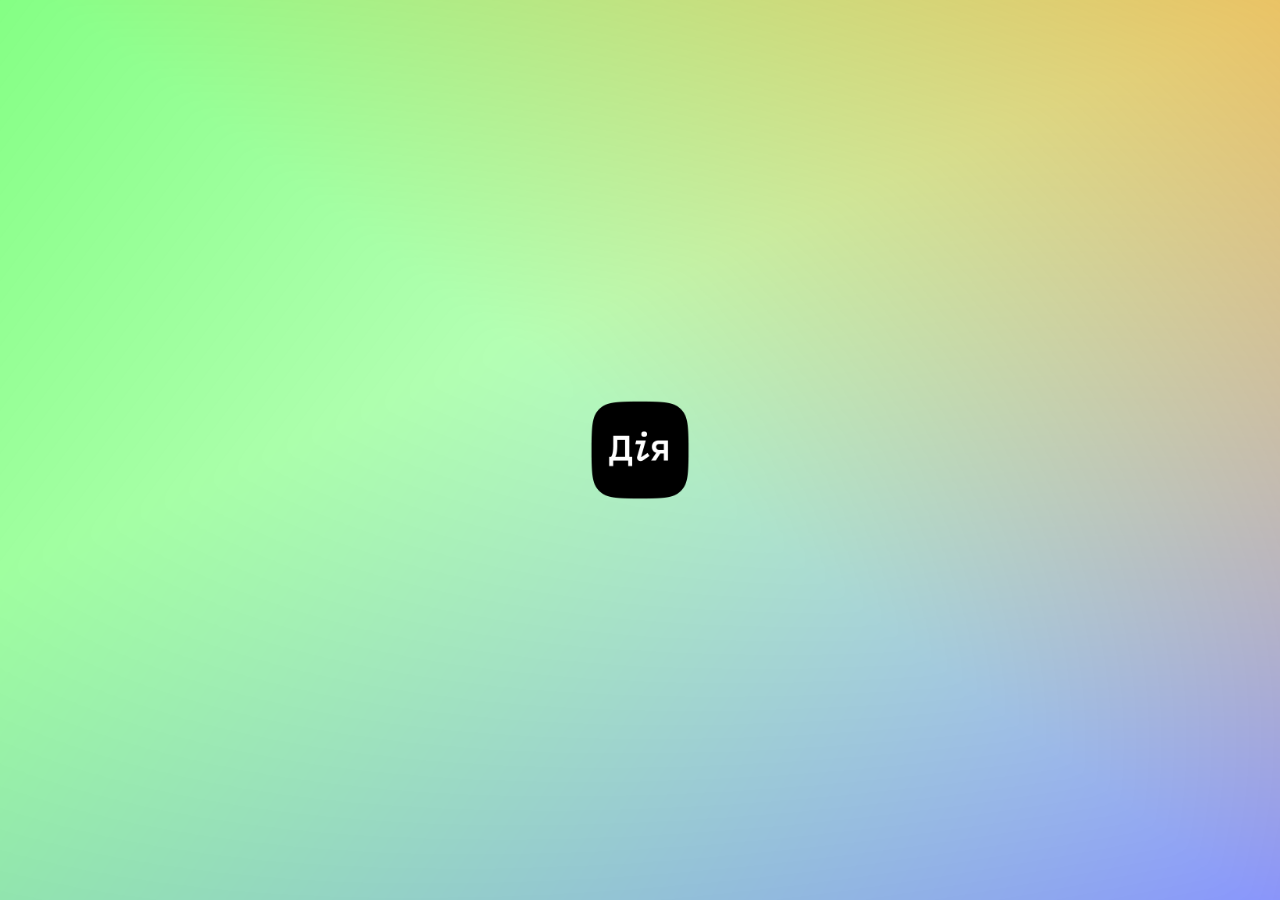
<file: diia/index.html>
<!DOCTYPE html>
<html lang='en'>

<head>
	<meta charset='UTF-8'>
	<meta name='viewport' content='width=device-width, initial-scale=1.0'>
	<meta http-equiv='X-UA-Compatible' content='ie=edge'>
	<title>Document</title>
	<link rel='stylesheet' href='reset.css'>
	<link rel='stylesheet' href='style.css'>
</head>

<body>
	<div class="first-screen">
		<div class="website-loader"></div>
		<img class="diya-img" src="images/diya.png" alt="#">
	</div>
	<div class="second-screen">
		<h2>Код для входу</h2>
		<div class="point-massive">
			<div id="point-1" class="point"></div>
			<div id="point-2" class="point"></div>
			<div id="point-3" class="point"></div>
			<div id="point-4" class="point"></div>
		</div>
		<div class="password-container">
			<div class="password" id="password-1">
				<p>1</p>
			</div>
			<div class="password" id="password-2">
				<p>2</p>
			</div>
			<div class="password" id="password-3">
				<p>3</p>
			</div>
			<div class="password" id="password-4">
				<p>4</p>
			</div>
			<div class="password" id="password-5">
				<p>5</p>
			</div>
			<div class="password" id="password-6">
				<p>6</p>
			</div>
			<div class="password" id="password-7">
				<p>7</p>
			</div>
			<div class="password" id="password-8">
				<p>8</p>
			</div>
			<div class="password" id="password-9">
				<p>9</p>
			</div>
			<div id="password-none"></div>
			<div class="password" id="password-0">
				<p>0</p>
			</div>
			<div id="clear" class="clear"></div>

		</div>
		<h3 class="password-forgot">Не пам'ятаю паролю для входу</h3>
		<h4 id="error">Невірний пароль</h4>
	</div>

	<script src='https://ajax.googleapis.com/ajax/libs/jquery/3.4.1/jquery.min.js'></script>
	<script src='main.js'></script>
</body>

</html>
</file>
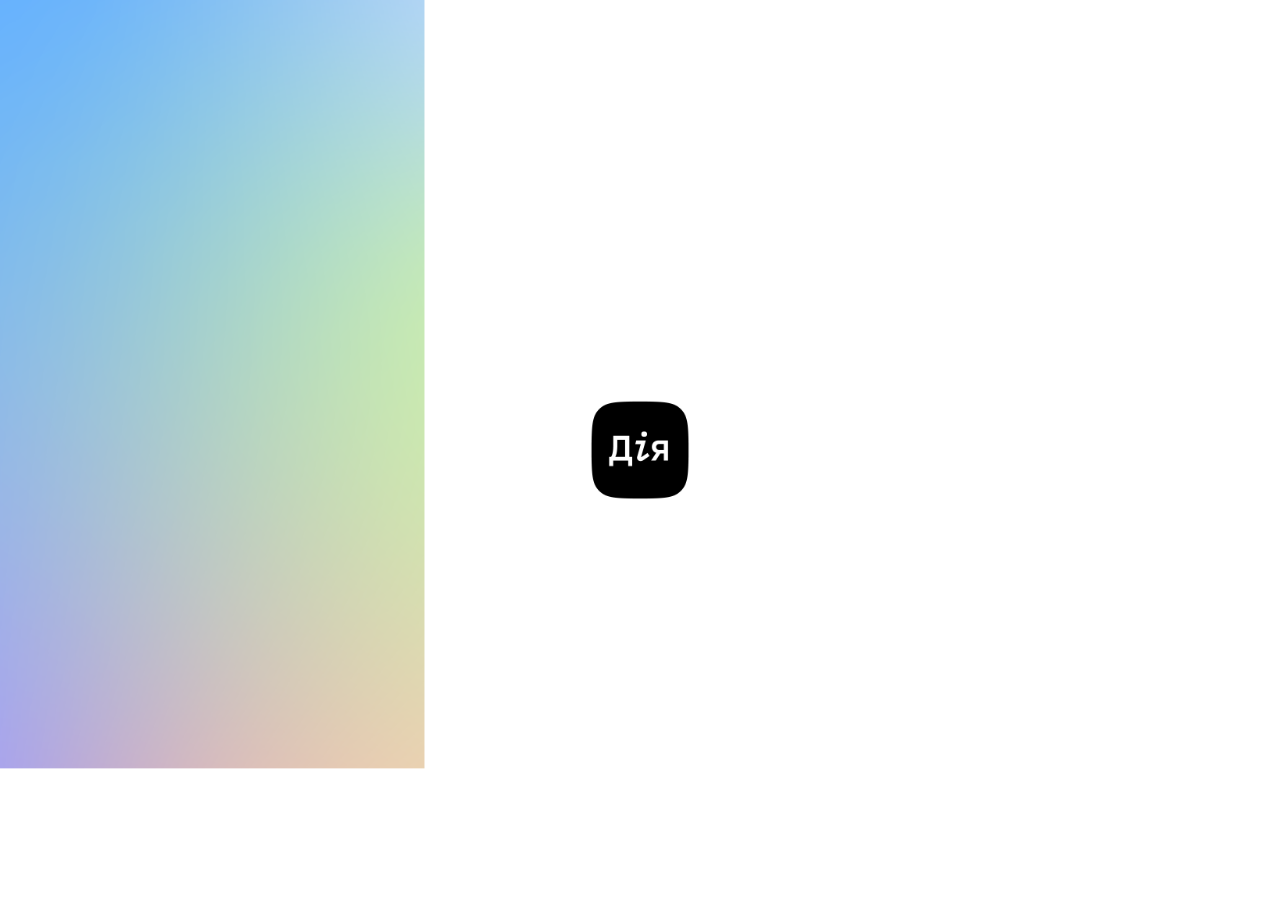
<file: diia/src/index.html>
<!DOCTYPE html>
<html lang='uk'>

<head>
	<meta charset='UTF-8'>
	<meta name='viewport' content='width=device-width, initial-scale=1.0'>
	<meta http-equiv='X-UA-Compatible' content='ie=edge'>
	<title>Дія</title>
	<!-- <link rel="stylesheet" type="text/css" href="//cdn.jsdelivr.net/npm/slick-carousel@1.8.1/slick/slick.css" /> -->
	<link rel='stylesheet' href='reset.css'>
	<link rel='stylesheet' href='style.min.css'>
</head>

<body>
	<div class="forward-screen">
		<div class="header">
			<div class="header-container">
				<img src="../images/diya.png" alt="#">
				<div class="hamburger"></div>
			</div>
			<div class="passport-cotainer">
				<!-- <img class="passport-foto" src="../images/passport-foto.jpg"> -->
				<img class="passport-block" src="../images/passport-block4.png">
				<img class="qr-code" id="qr1" src="../images/qr1.png">
				<img class="qr-code" id="qr2" src="../images/qr2.png">
			</div>
			<h3 class="refresh-time">Дані оновлено <span id="date"></span> о <span id='time'></span></h3>

			<!-- <div class="passport-cotainer"><img src="../images/foreign-passport.png"></div>
				<div class="passport-cotainer"><img src="../images/student-ticket.png"></div> -->
		</div>
	</div>
	<div class="first-screen">
		<div class="website-loader">
			<!-- <video preload="auto" autoplay="autoplay" loop="loop" muted="muted">
				<source src="../images/DiiaGradient2.m4v">
				</source>
			</video> -->
			<img src="../images/diia_gradient_01.png">
		</div>
		<img class="diya-img" src="../images/diya.png" alt="#">
	</div>
	<div class="second-screen">
		<h2>Код для входу</h2>
		<div class="point-massive">
			<div id="point-1" class="point"></div>
			<div id="point-2" class="point"></div>
			<div id="point-3" class="point"></div>
			<div id="point-4" class="point"></div>
		</div>
		<div class="password-container">
			<div class="password" id="password-1">
				<p>1</p>
			</div>
			<div class="password" id="password-2">
				<p>2</p>
			</div>
			<div class="password" id="password-3">
				<p>3</p>
			</div>
			<div class="password" id="password-4">
				<p>4</p>
			</div>
			<div class="password" id="password-5">
				<p>5</p>
			</div>
			<div class="password" id="password-6">
				<p>6</p>
			</div>
			<div class="password" id="password-7">
				<p>7</p>
			</div>
			<div class="password" id="password-8">
				<p>8</p>
			</div>
			<div class="password" id="password-9">
				<p>9</p>
			</div>
			<div id="password-none"></div>
			<div class="password" id="password-0">
				<p>0</p>
			</div>
			<div id="clear" class="clear"></div>

		</div>
		<h3 class="password-forgot">Не пам'ятаю паролю для входу</h3>
		<h4 id="error">Невірний пароль</h4>
	</div>
	<!-- <div class="checkversion">1</div> -->

	<script src='https://ajax.googleapis.com/ajax/libs/jquery/3.4.1/jquery.min.js'></script>
	<!-- <script type="text/javascript" src="//cdn.jsdelivr.net/npm/slick-carousel@1.8.1/slick/slick.min.js"></script> -->
	<script src='main.js'></script>
</body>

</html>
</file>
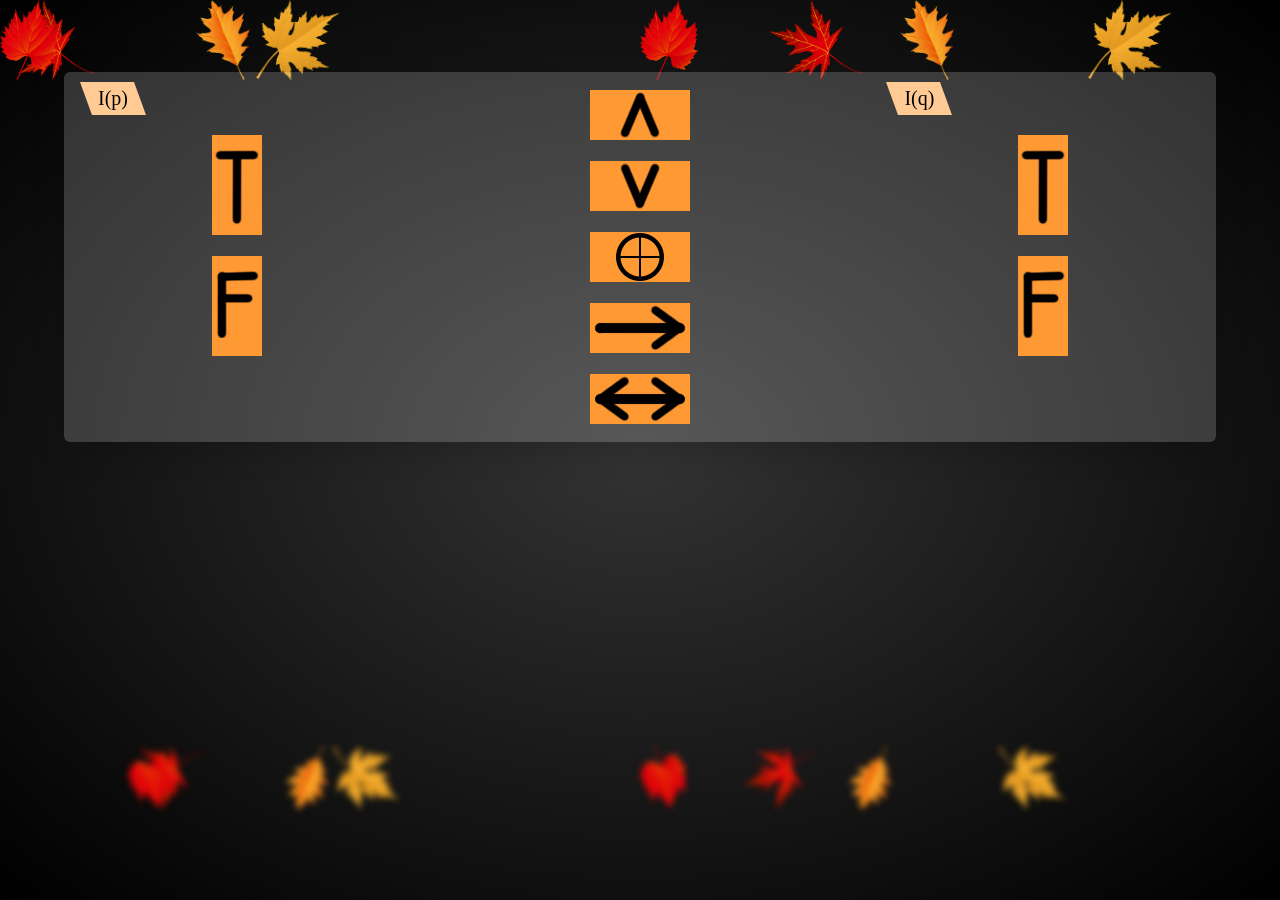
<file: discrete-math/ex-1/index.html>
<!DOCTYPE html>
<html lang='en'>

<head>
	<meta charset='UTF-8'>
	<meta name='viewport' content='width=device-width, initial-scale=1.0'>
	<meta http-equiv='X-UA-Compatible' content='ie=edge'>
	<title>logic</title>
	<link rel="shortcut icon" href="img/icon.png" type="image/png">

	<!-- <link rel='stylesheet' href='reset.css'> -->
	<link rel='stylesheet' href='main.css'>
</head>

<body>
	<section class="Falling-leaves">
		<div class="set">
			<div><img src="img/leaves1.png" alt="#"></div>
			<div><img src="img/leaves2.png" alt="#"></div>
			<div><img src="img/leaves3.png" alt="#"></div>
			<div><img src="img/leaves4.png" alt="#"></div>
			<div><img src="img/leaves1.png" alt="#"></div>
			<div><img src="img/leaves2.png" alt="#"></div>
			<div><img src="img/leaves3.png" alt="#"></div>
			<div><img src="img/leaves4.png" alt="#"></div>
		</div>
		<div class="set set-2">
			<div><img src="img/leaves1.png" alt="#"></div>
			<div><img src="img/leaves2.png" alt="#"></div>
			<div><img src="img/leaves3.png" alt="#"></div>
			<div><img src="img/leaves4.png" alt="#"></div>
			<div><img src="img/leaves1.png" alt="#"></div>
			<div><img src="img/leaves2.png" alt="#"></div>
			<div><img src="img/leaves3.png" alt="#"></div>
			<div><img src="img/leaves4.png" alt="#"></div>
		</div>
		<div class="set set-3">
			<div><img src="img/leaves1.png" alt="#"></div>
			<div><img src="img/leaves2.png" alt="#"></div>
			<div><img src="img/leaves3.png" alt="#"></div>
			<div><img src="img/leaves4.png" alt="#"></div>
			<div><img src="img/leaves1.png" alt="#"></div>
			<div><img src="img/leaves2.png" alt="#"></div>
			<div><img src="img/leaves3.png" alt="#"></div>
			<div><img src="img/leaves4.png" alt="#"></div>
		</div>
	</section>
	<section class="working-environment">
		<div class="container">

			<div class="operations-cont">
				<div class="value-p">
					<div id="atom-name" class="bttn-slant bttn-md">I(p)</div>

					<img id="true-p" class="atom-p" src="img/true.jpg" alt="">
					<img id="false-p" class="atom-p" src="img/false.jpg" alt="">
				</div>
				<div class="operator">
					<img id="and" class="operator" src="img/and.jpg" alt="">
					<img id="or" class="operator" src="img/or.jpg" alt="">
					<img id="hardor" class="operator" src="img/hardor.jpg" alt="">
					<img id="implication" class="operator" src="img/implication.jpg" alt="">
					<img id="equivalence" class="operator" src="img/equivalence.jpg" alt="">
				</div>
				<div class="value-q">
					<div id="atom-name" class="bttn-slant bttn-md">I(q)</div>

					<img id="true-q" class="atom-q" src="img/true.jpg" alt="">
					<img id="false-q" class="atom-q" src="img/false.jpg" alt="">
				</div>
			</div>
			<div class="value-container">
				<div id="value"></div>
			</div>

		</div>
	</section>



	<script src='https://ajax.googleapis.com/ajax/libs/jquery/3.5.1/jquery.min.js'></script>
	<script src='main.js'></script>
</body>

</html>
</file>
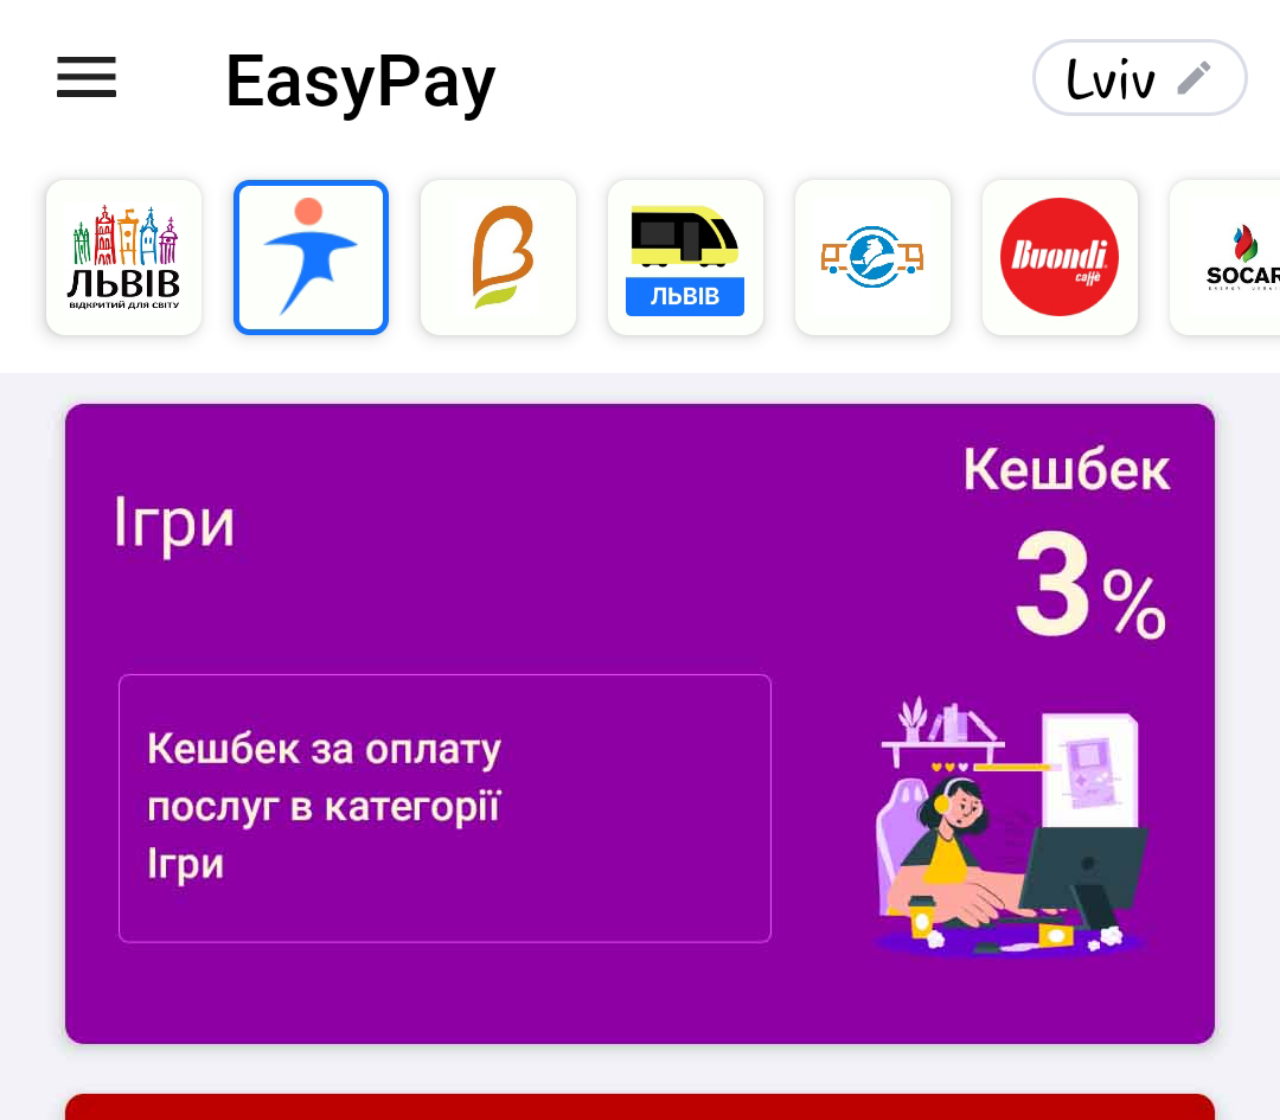
<file: EasyWallet UA/src/index.html>
<!DOCTYPE html>
<html lang='en'>

<head>
	<meta charset='UTF-8'>
	<meta name='viewport' content='width=device-width, initial-scale=1.0'>
	<meta http-equiv='X-UA-Compatible' content='ie=edge'>
	<title>EasyWallet UA</title>
	<link rel='stylesheet' href='reset.css'>
	<link rel='stylesheet' href='main.min.css'>
</head>

<body>
	<div class="trigers">
		<div id="button-EP"></div>
		<div id="button-LE"></div>
	</div>
	<section>
		<div class="gamburger">
			<img id="gamburger-LE" src="img/gamburger-LE.png">
			<img id="gamburger-EP" src="img/gamburger-EP.png">
		</div>
		<div class="strip">
			<img id="strip-LE" src="img/strip-LE.png">
			<img src="img/strip-EP.png">
		</div>
		<div class="content">
			<img id="content-EP" src="img/content.jpg">
			<div id="content-LE">
				<div class="variables">
					<div class="valid-container">
						<div class="time time_valid"></div>
						<div class="date date_valid">07/06/21</div>
						<div class="price price_valid"></div>
					</div>
					<div class="invalid-container">
						<div class="time time_invalid">15:04</div>
						<div class="date date_invalid">04/06/21</div>
						<div class="price price_invalid"></div>
					</div>
				</div>
				<img src="img/content-ticket.jpg">
			</div>

		</div>
	</section>
	<script src='https://ajax.googleapis.com/ajax/libs/jquery/3.5.1/jquery.min.js'></script>
	<script src='main.js'></script>
</body>

</html>
</file>
<file: diia/style.css>
html {
  overflow: hidden;
  font-family: "e-Ukraine";
}

@font-face {
  font-family: "e-Ukraine";
  src: url(fonts/e-Ukraine-Light.ttf);
}

h1 {
  font-size: 80px;
  color: black;
}

.website-loader {
  position: absolute;
  overflow: hidden;
  content: "";
  width: 100vw;
  height: 100vh;
}

.diya-img {
  position: absolute;
  top: 50%;
  left: 50%;
  -webkit-transform: translate(-50%, -50%);
          transform: translate(-50%, -50%);
  height: 100px;
}

.website-loader::after {
  -webkit-filter: blur(10px);
          filter: blur(10px);
  left: -50px;
  top: -50px;
  bottom: -50px;
  right: -50px;
  content: "";
  display: block;
  background-size: cover;
  position: absolute;
  background-repeat: no-repeat;
  background: linear-gradient(217deg, rgba(255, 140, 0, 0.8), rgba(255, 0, 0, 0) 50.71%), linear-gradient(127deg, rgba(0, 255, 0, 0.5), rgba(0, 255, 0, 0) 70.71%), linear-gradient(336deg, rgba(0, 23, 255, 0.8), rgba(0, 0, 255, 0) 70.71%);
  background-size: 150vw 150vh;
  -webkit-animation: granimate 5s infinite alternate;
          animation: granimate 5s infinite alternate;
}

@-webkit-keyframes granimate {
  0%,
  100% {
    background-position: 0 25%;
  }
  25%,
  75% {
    background-position: 50% 50%;
  }
  50% {
    background-position: 100% 100%;
  }
}

@keyframes granimate {
  0%,
  100% {
    background-position: 0 25%;
  }
  25%,
  75% {
    background-position: 50% 50%;
  }
  50% {
    background-position: 100% 100%;
  }
}

.second-screen {
  height: 100vh;
  width: 100vw;
  position: absolute;
  background-color: #d5e4ef;
  color: black;
  opacity: 0;
  font-weight: bold;
  -webkit-transition: opacity .6s;
  transition: opacity .6s;
}

.second-screen h2 {
  margin-top: 80px;
  text-align: center;
  font-size: 25px;
}

.second-screen h3 {
  font-size: 14px;
  display: inline-block;
  position: absolute;
  bottom: 40px;
  text-decoration: underline;
  left: 50%;
  white-space: nowrap;
  -webkit-transform: translate(-50%, 0);
          transform: translate(-50%, 0);
}

.second-screen h4 {
  color: #d5e4ef;
  padding: 15px 10px;
  position: absolute;
  bottom: 30px;
  background-color: rgba(0, 0, 0, 0.85);
  font-weight: lighter;
  border-radius: 8px;
  left: 50%;
  -webkit-transform: translateX(-50%);
          transform: translateX(-50%);
  opacity: 0;
  -webkit-transition: all .4s;
  transition: all .4s;
}

.point-massive {
  display: -webkit-box;
  display: -ms-flexbox;
  display: flex;
  -webkit-box-pack: center;
      -ms-flex-pack: center;
          justify-content: center;
  margin-top: 50px;
  margin-bottom: 30px;
}

.point {
  height: 8px;
  width: 8px;
  border-radius: 50%;
  border: 2px solid #000;
  margin: 4px;
  display: inline-block;
}

.password-container {
  margin: 0 auto;
  display: -ms-grid;
  display: grid;
  grid-gap: 20px;
  width: 90%;
  -ms-grid-rows: 1fr 1fr 1fr 1fr;
      grid-template-rows: 1fr 1fr 1fr 1fr;
  -ms-grid-columns: 1fr 1fr 1fr;
      grid-template-columns: 1fr 1fr 1fr;
  font-weight: lighter;
}

.password-container div {
  position: relative;
  height: 80px;
  width: 80px;
  border-radius: 50%;
  border: 2px solid #000;
  margin: 0 auto;
}

.password-container div:focus {
  background-color: #000;
}

.password-container div:nth-child(3n+3) {
  margin-left: -4px;
}

.password-container div:nth-child(3n+1) {
  margin-right: -4px;
}

.password-container div:nth-child(10) {
  opacity: 0;
}

.password-container div:last-child {
  border: 2px solid #d000;
  position: relative;
}

.password-container div p {
  font-size: 35px;
  position: absolute;
  left: 50%;
  top: 50%;
  -webkit-transform: translate(-50%, -50%);
          transform: translate(-50%, -50%);
}

.clear {
  height: 100%;
  width: 100%;
  position: absolute;
  top: 29%;
  left: 34%;
}

.clear:before, .clear:after {
  position: absolute;
  content: ' ';
  height: 33px;
  width: 3px;
  background-color: #000;
}

.clear:before {
  -webkit-transform: rotate(45deg);
          transform: rotate(45deg);
}

.clear:after {
  -webkit-transform: rotate(-45deg);
          transform: rotate(-45deg);
}
/*# sourceMappingURL=style.css.map */
</file>
<file: discrete-math/ex-1/main.css>
body {
  overflow: hidden;
  margin: 0;
}

img {
  border: 3px solid rgba(255, 153, 52, 0.01);
}

.container {
  z-index: 100;
  width: 90vw;
  margin: 0 auto;
  top: 8vh;
  position: relative;
}

.operations-cont {
  display: flex;
  justify-content: space-between;
  background: rgba(255, 255, 255, 0.18);
  border-radius: 6px;
  box-shadow: 0 5px 35px rgba(0, 0, 0, 0.2);
}

.operations-cont div {
  width: 30%;
  display: table;
}

.operations-cont div:first-child, .operations-cont div:last-child {
  margin-top: 45px;
}

.operations-cont div img {
  margin: 15px auto;
  display: block;
  grid-template-rows: auto;
}

.active {
  border: 3px solid #fe0000;
}

.bttn-md {
  color: #000;
}

.bttn-md {
  margin: 0;
  padding: 0;
  border-width: 0;
  border-color: transparent;
  background: transparent;
  font-weight: 400;
  position: relative;
}

.bttn-md {
  font-size: 20px;
  font-family: inherit;
  padding: 5px 12px;
}

.bttn-slant {
  margin: 0;
  padding: 0;
  border-width: 0;
  border-color: transparent;
  background: transparent;
  font-weight: 400;
  position: relative;
  font-size: 20px;
  font-family: inherit;
  padding: 5px 12px;
  z-index: 0;
  border: none;
  border-radius: 0;
  background: transparent;
  color: #000;
}

.bttn-slant:before {
  position: absolute;
  top: 0;
  left: 0;
  z-index: -1;
  width: 100%;
  height: 100%;
  background: #ffca93;
  content: '';
  transform: skewX(20deg);
}

.bttn-slant:after {
  position: absolute;
  top: 0;
  left: 0;
  z-index: -1;
  width: 0;
  height: 100%;
  background: rgba(250, 250, 250, 0.3);
  content: '';
  opacity: 0;
}

.bttn-slant.bttn-md {
  font-size: 20px;
  font-family: inherit;
  padding: 5px 12px;
}

.value-p,
.value-q {
  position: relative;
}

#atom-name {
  position: absolute;
  top: -80px;
  left: 22px;
  max-width: min-content;
}

.value-container {
  background: rgba(255, 255, 255, 0.18);
  box-shadow: 0 5px 35px rgba(0, 0, 0, 0.2);
  border-radius: 5px;
  position: absolute;
  left: 50%;
  top: 125%;
  transform: translate(-50%, -50%);
  text-align: center;
  min-width: 5em;
}

.value-container #value {
  border-radius: 6px;
  font-size: 72px;
  color: #fe0000;
  font-weight: bold;
  text-transform: uppercase;
  line-height: 0.903;
  text-shadow: 7.222px 9.584px 5.46px rgba(70, 32, 105, 0.27);
  position: relative;
  text-decoration: none;
  background-image: linear-gradient(to right, currentColor, black);
  background-position: 0% 100%;
  background-repeat: no-repeat;
  background-size: 0% 2px;
  animation: line-animation 3s ease-in-out infinite;
}

@keyframes line-animation {
  0% {
    background-size: 0 2px;
  }
  100% {
    background-size: 100% 2px;
  }
}

.Falling-leaves {
  margin: 0;
  padding: 0;
  user-select: none;
  box-sizing: border-box;
  font-family: 'Poppins', sans-serif;
  width: 100vw;
  height: 100vh;
  background: radial-gradient(#333, #000);
  overflow: hidden;
  display: flex;
  justify-content: center;
  align-items: center;
  position: absolute;
}

.Falling-leaves img {
  height: 80px;
  text-indent: -100vw;
  border: none;
}

.Falling-leaves h2 {
  color: #ffffff;
  font-size: 5em;
  text-transform: uppercase;
  position: absolute;
  top: 50%;
  left: 50%;
  transform: translate(-50%, -50%);
}

.Falling-leaves .set {
  position: absolute;
  width: 100%;
  height: 100%;
  top: 0;
  left: 0;
  pointer-events: none;
}

.Falling-leaves .set div {
  position: absolute;
  display: block;
}

.Falling-leaves .set div:nth-child(1) {
  left: 20%;
  animation: animate 15s linear infinite;
}

.Falling-leaves .set div:nth-child(2) {
  left: 50%;
  animation: animate 20s linear infinite;
  animation-delay: -5s;
}

.Falling-leaves .set div:nth-child(3) {
  left: 70%;
  animation: animate 20s linear infinite;
  animation-delay: 0;
}

.Falling-leaves .set div:nth-child(4) {
  left: 0;
  animation: animate 18s linear infinite;
  animation-delay: -5s;
}

.Falling-leaves .set div:nth-child(5) {
  left: 85%;
  animation: animate 18s linear infinite;
  animation-delay: -10s;
}

.Falling-leaves .set div:nth-child(6) {
  left: 0;
  animation: animate 12s linear infinite;
}

.Falling-leaves .set div:nth-child(7) {
  left: 15%;
  animation: animate 18s linear infinite;
  animation-delay: -10s;
}

.Falling-leaves .set div:nth-child(8) {
  left: 60%;
  animation: animate 15s linear infinite;
}

.Falling-leaves .set-2 {
  transform: scale(2) rotateY(180deg);
  filter: blur(2px);
}

.Falling-leaves .set-3 {
  transform: scale(0.8) rotateX(180deg);
  filter: blur(4px);
}

@keyframes animate {
  0% {
    opacity: 0;
    top: -10%;
    transform: translateX(20px) rotate(20deg);
  }
  10% {
    opacity: 1;
  }
  20% {
    transform: translateX(-20px) rotate(45deg);
  }
  40% {
    transform: translateX(-20px) rotate(90deg);
  }
  60% {
    transform: translateX(20px) rotate(180deg);
  }
  80% {
    transform: translateX(-20px) rotate(180deg);
  }
  100% {
    top: 110%;
    transform: translateX(-20px) rotate(225deg);
  }
}

.working-environment {
  position: relative;
  z-index: 100;
}
/*# sourceMappingURL=main.css.map */
</file>
<file: diia/src/style.min.css>
html{overflow:hidden;font-family:"e-Ukraine";max-height:50vh;user-select:none}@font-face{font-family:"e-Ukraine";src:url(../fonts/e-Ukraine-Light.ttf)}h1{font-size:80px;color:black}.website-loader{position:absolute;overflow:hidden;content:"";width:100vw;height:100vh}.website-loader img{transform:scale(0.62);left:-132px;top:-330px;position:absolute}.website-loader video{transform:scale(1.2);position:absolute;top:0;left:0;width:100vw;height:100vh}.diya-img{position:absolute;top:50%;left:50%;transform:translate(-50%, -50%);height:100px}.second-screen{height:100vh;width:100vw;position:absolute;background-color:#d5e4ef;color:black;opacity:0;font-weight:bold;transition:opacity .6s}.second-screen h2{margin-top:80px;text-align:center;font-size:25px}.second-screen h3{font-size:14px;display:inline-block;position:absolute;bottom:40px;text-decoration:underline;left:50%;white-space:nowrap;transform:translate(-50%, 0)}.second-screen h4{color:#d5e4ef;padding:15px 10px;position:absolute;bottom:30px;background-color:rgba(0,0,0,0.85);font-weight:lighter;border-radius:8px;left:50%;transform:translateX(-50%);opacity:0;transition:all .4s}.point-massive{display:flex;justify-content:center;margin-top:50px;margin-bottom:30px}.point{height:8px;width:8px;border-radius:50%;border:2px solid #000;margin:4px;display:inline-block}.password-container{margin:0 auto;display:grid;grid-gap:20px;width:90%;grid-template-rows:1fr 1fr 1fr 1fr;grid-template-columns:1fr 1fr 1fr;font-weight:lighter}.password-container div{position:relative;height:80px;width:80px;border-radius:50%;border:2px solid #000;margin:0 auto}.password-container div:focus{background-color:#000}.password-container div:nth-child(3n+3){margin-left:-4px}.password-container div:nth-child(3n+1){margin-right:-4px}.password-container div:nth-child(10){opacity:0}.password-container div:last-child{border:2px solid #d000;position:relative}.password-container div p{font-size:35px;position:absolute;left:50%;top:50%;transform:translate(-50%, -50%)}.clear{height:100%;width:100%;position:absolute;top:29%;left:34%}.clear:before,.clear:after{position:absolute;content:' ';height:33px;width:3px;background-color:#000}.clear:before{transform:rotate(45deg)}.clear:after{transform:rotate(-45deg)}.forward-screen{display:none;position:absolute;background-color:#b0c6e7;width:100vw;height:100vh}.header-container{padding:18px 27px;display:flex;justify-content:space-between}.header-container img{height:55px}.hamburger{position:relative;display:block;width:24px;height:14px;border-top:2.5px solid #000;border-bottom:2.5px solid #000;margin:auto 0}.hamburger:before{content:"";position:absolute;top:6px;left:0px;width:100%;border-top:2.5px solid #000}.checkversion{position:absolute;left:50%;transform:translate(-50%, -50%);bottom:100px;z-index:150}.passport-cotainer{margin:-17px auto;transition:opacity .4s ease-in-out;top:13vh}.passport-cotainer .passport-foto{position:absolute;top:34%;left:30%;z-index:1;height:200px;width:auto}.passport-block{width:100vw}.refresh-time{font-size:14px;display:inline-block;position:absolute;bottom:40px;left:50%;white-space:nowrap;transform:translate(-50%, 0)}.qr-code{position:absolute;top:14.5%;left:2%;z-index:-10;width:96vw;opacity:0;transition:opacity .2s ease-in-out}
/*# sourceMappingURL=style.min.css.map */
</file>
<file: EasyWallet UA/src/main.min.css>
@import url("https://fonts.googleapis.com/css2?family=Roboto:wght@400;500;700&display=swap");@font-face{font-family:Rosemary;src:url(fonts/Rosemary.ttf)}*{font-family:'Roboto', sans-serif;overflow-x:hidden;user-select:none}body{background-color:#f3f2f8}div{margin:0;padding:0}.gamburger,.strip{margin:0}.gamburger{position:relative}#gamburger-LE{opacity:0;position:absolute}img{width:100vw;display:block}::-webkit-scrollbar{width:0;-webkit-appearance:none;background:transparent}.content{width:100vw;height:83vh;display:block;overflow:hidden}#content-LE{position:relative;opacity:0}.variables{position:absolute;font-family:'Rosemary', serif;width:100%;height:100%;background:transparent;color:#000;font-size:1.24em;overflow:hidden}.time,.date,.price{position:absolute}.time{right:122px}.time_valid{top:301px}.time_invalid{top:450px}.date{right:37px}.date_valid{top:301px}.date_invalid{top:450px}.price{right:79px}.price_valid{top:331px}.price_invalid{top:479px}.trigers{z-index:100;position:absolute;width:100vw;height:100vh}#button-EP{position:absolute;top:59px;left:76px;background-color:transparent;width:47px;height:47px}#button-LE{position:absolute;top:59px;left:197px;background-color:transparent;width:47px;height:47px}#strip-LE{position:absolute;display:block;opacity:0}
/*# sourceMappingURL=main.min.css.map */
</file>
